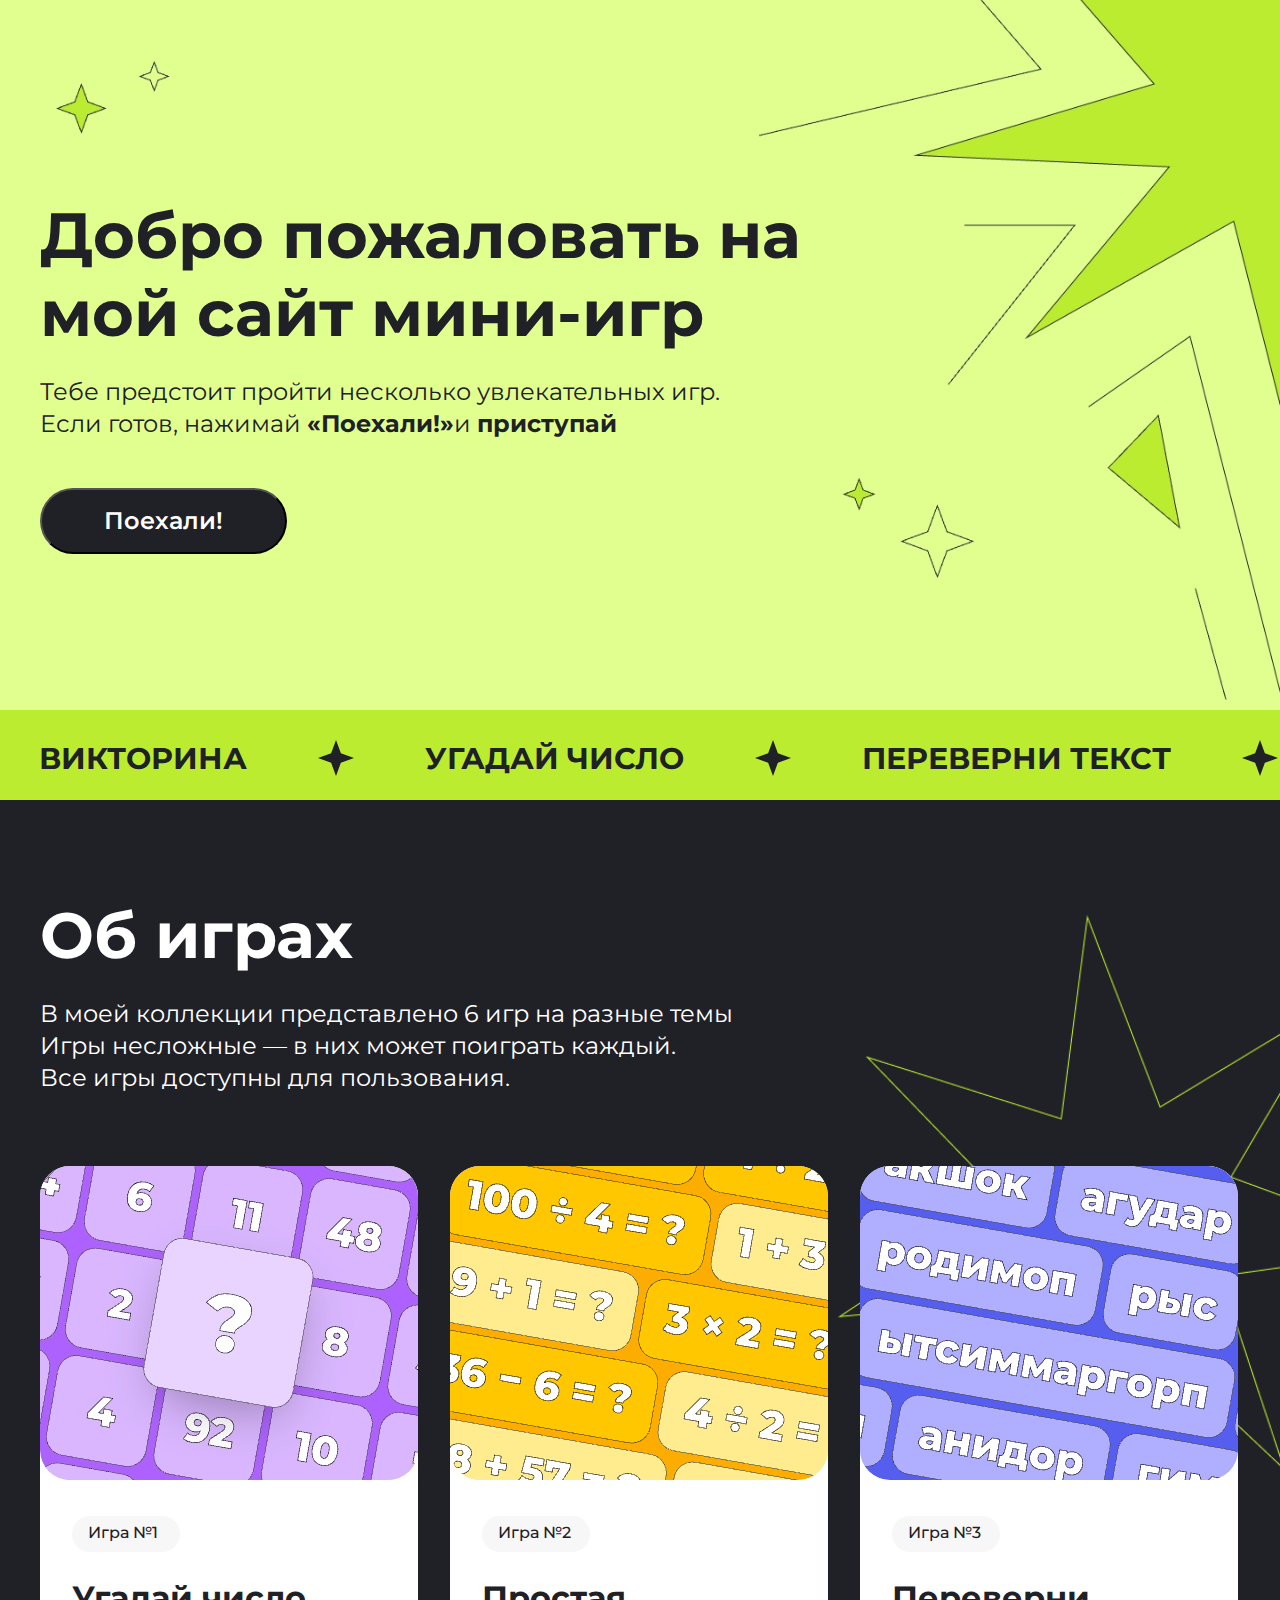
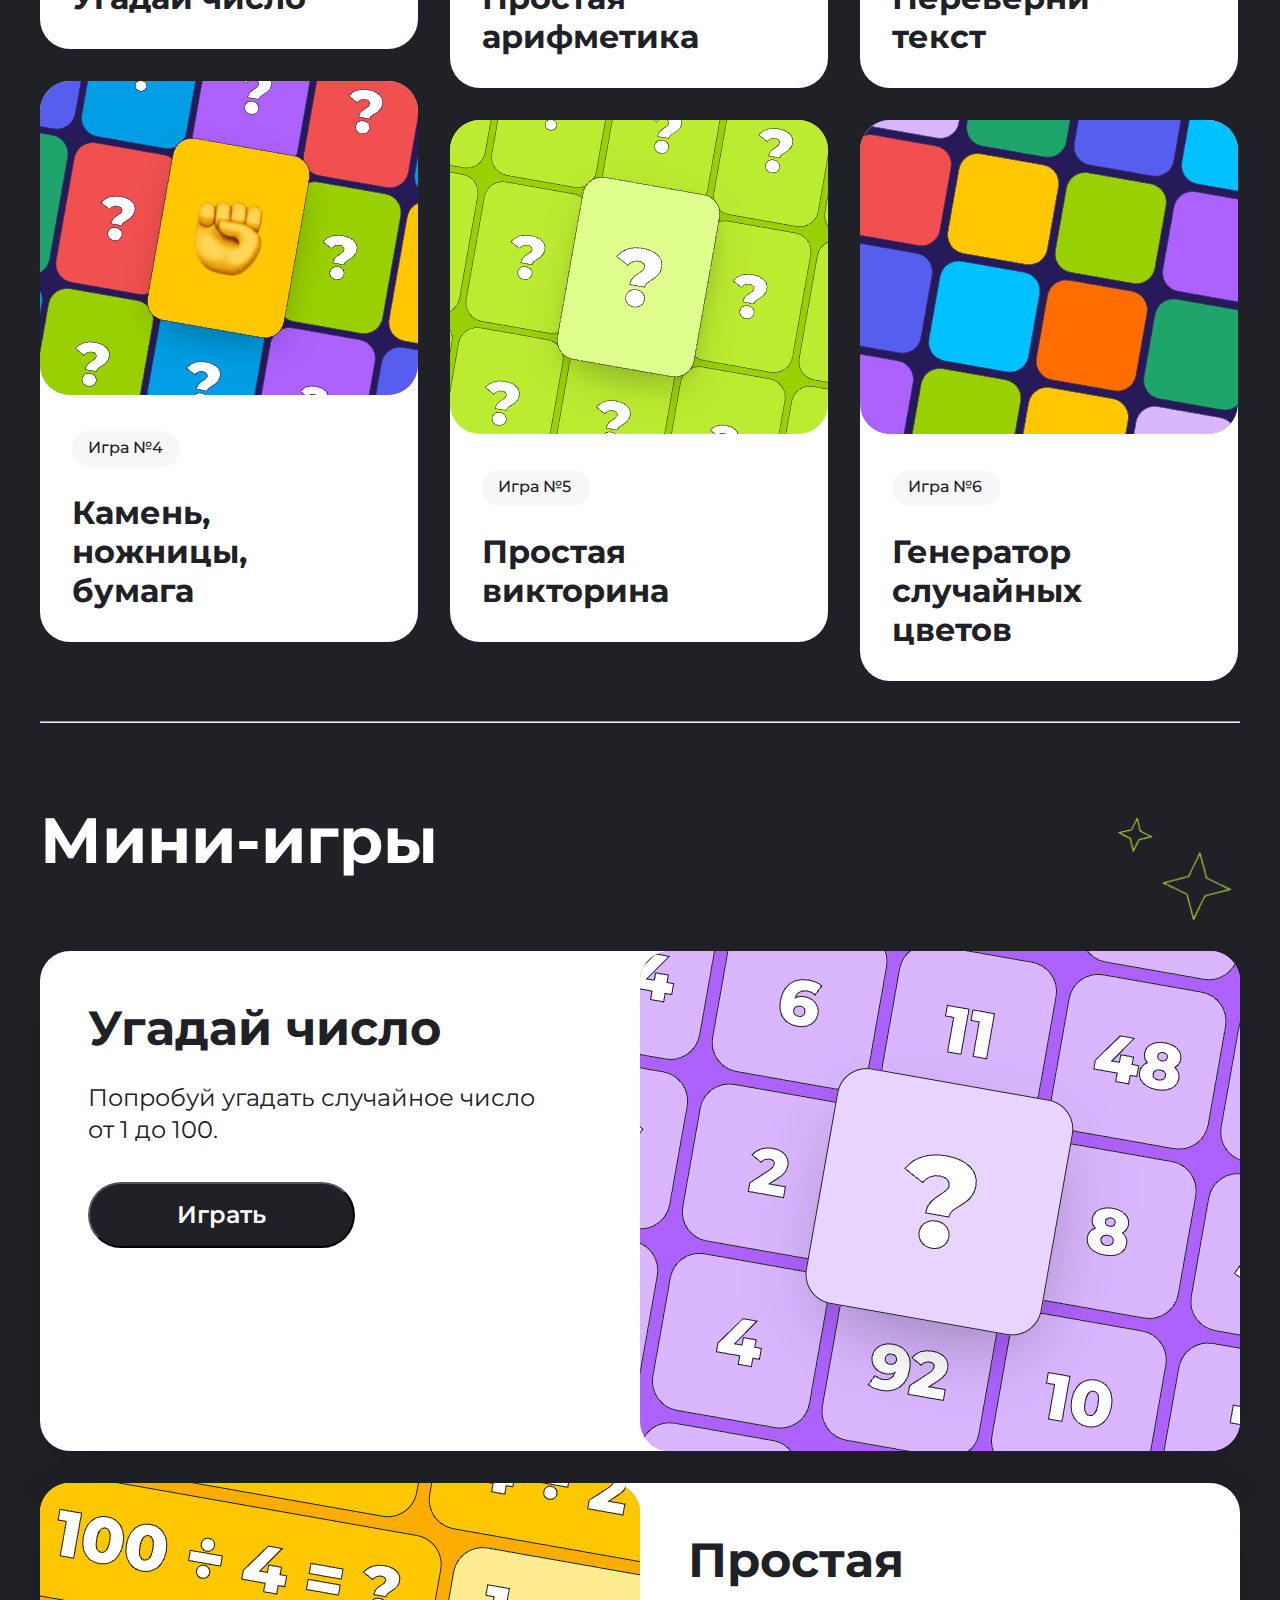
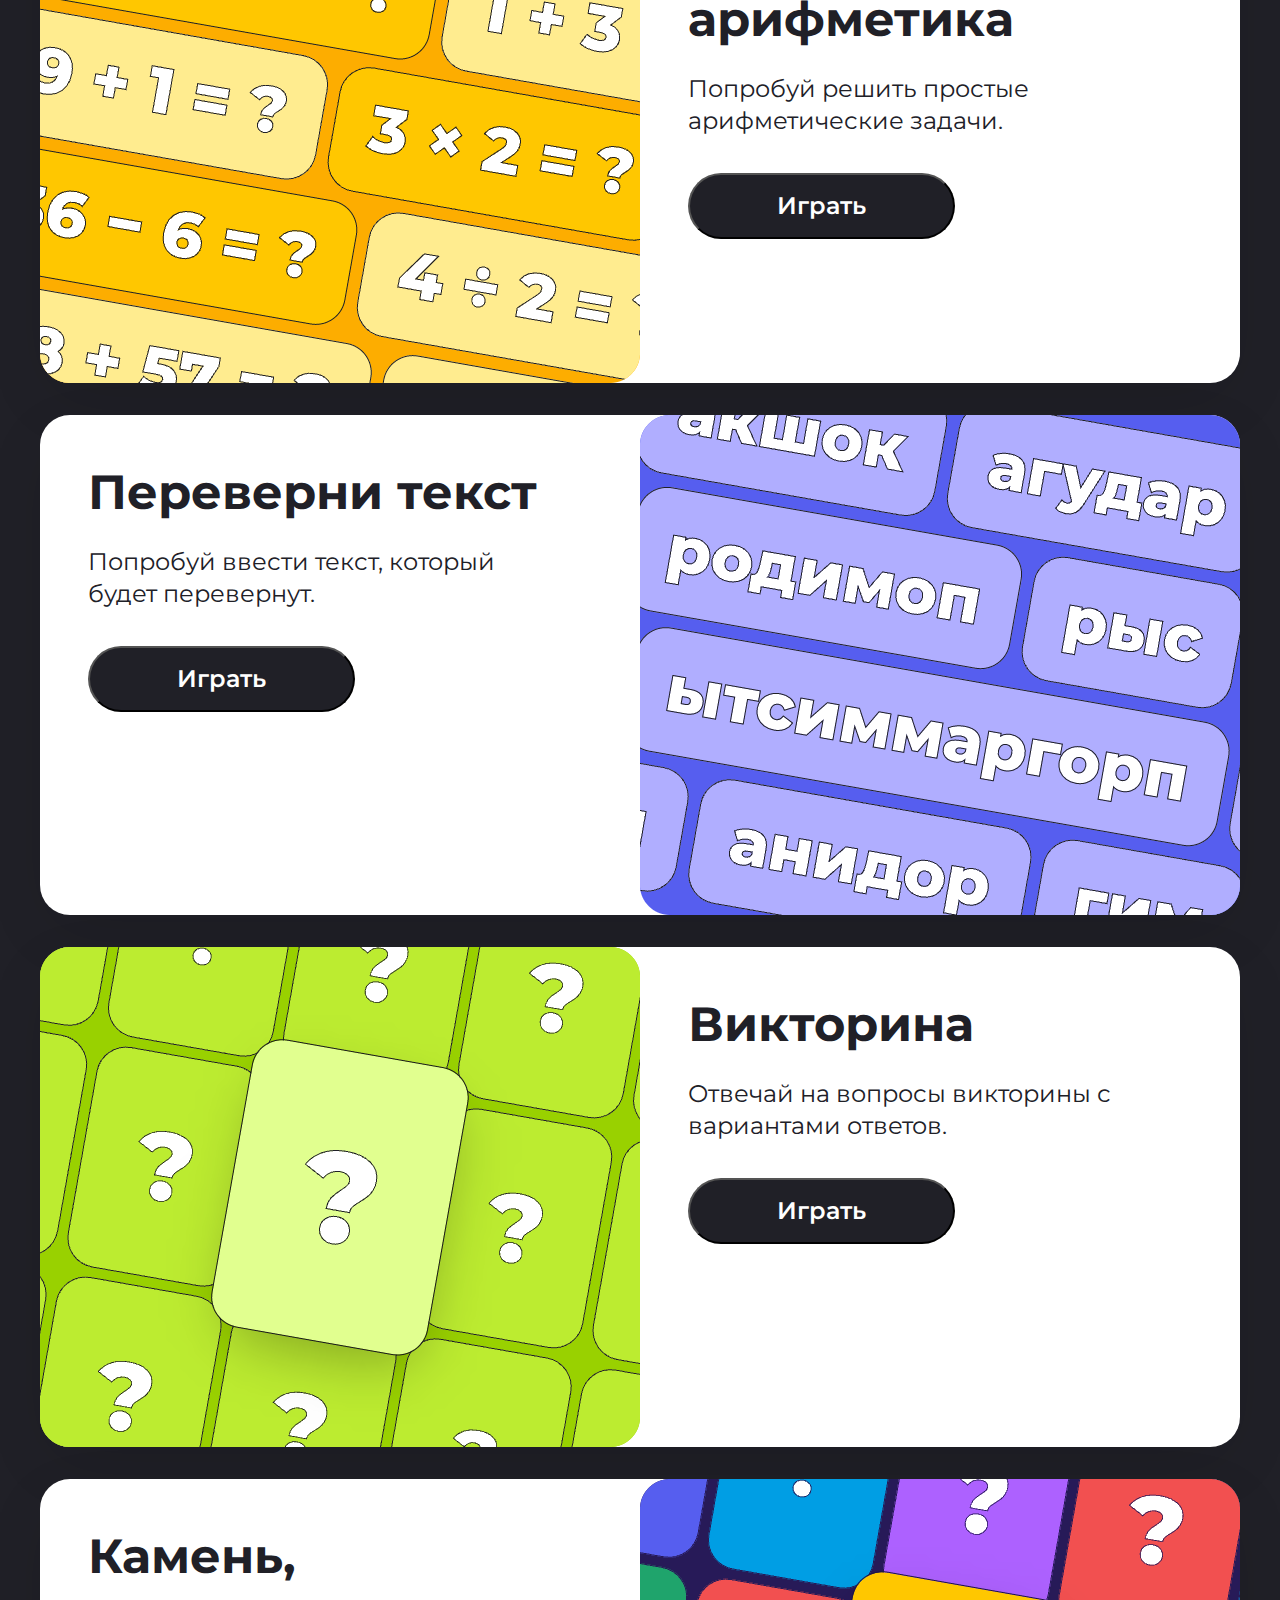
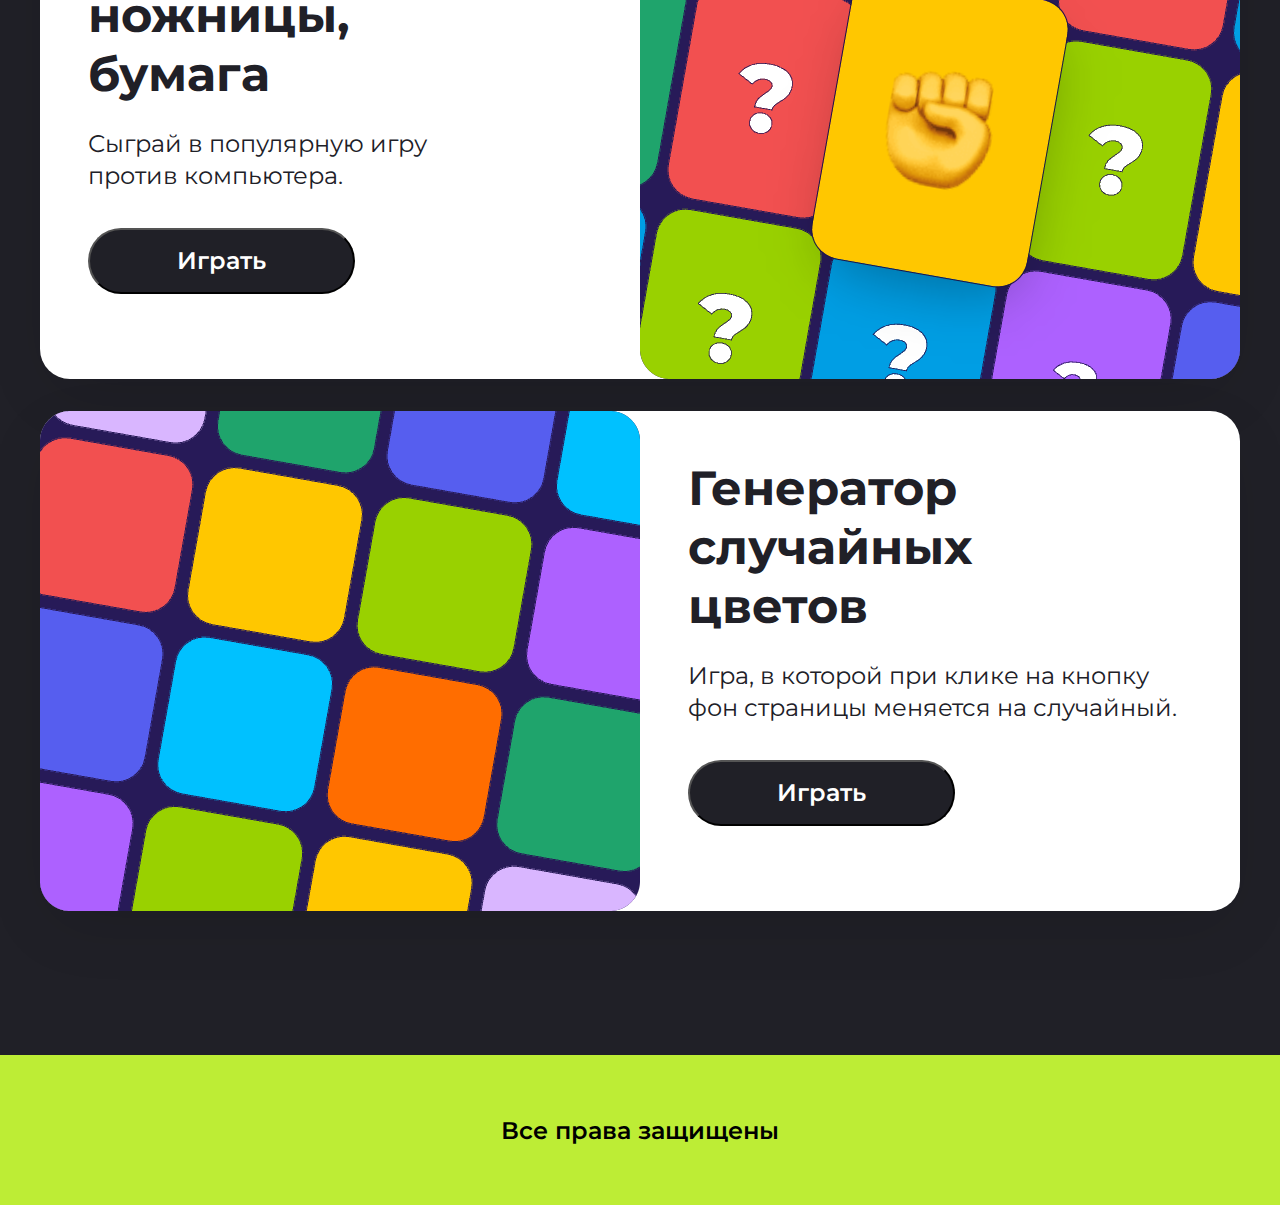
<file: index.html>
<!DOCTYPE html>
<html lang="en">

<head>
    <meta charset="UTF-8">
    <meta name="viewport" content="width=device-width, initial-scale=1.0">
    <link rel="stylesheet" href="CSS/style.css">
    <link rel="preconnect" href="https://fonts.googleapis.com">
    <link rel="preconnect" href="https://fonts.gstatic.com" crossorigin>
    <link href="https://fonts.googleapis.com/css2?family=Montserrat:wght@400;500;600;700&display=swap" rel="stylesheet">
    <title>Game__site</title>
</head>

<body>
    <div class="top center">
        <div class="top__content">
            <h1 class="top__title">Добро пожаловать на мой сайт мини-игр</h1>
            <p class="top__subtitle">Тебе предстоит пройти несколько увлекательных игр. Если готов, нажимай <strong>
                    «Поехали!»</strong>и
                <strong>приступай</strong>
            </p>
        </div>
        <div class="top__btn-mobile top__btn-table ">

            <button onclick="location.href='#for__games-section'" class="top__btn">Поехали!</button>
        </div>
    </div>
    <div class="top__line">
        <div class="top__line-content">
            <a class="top__line-link" href="game-1">ВИКТОРИНА</a>
            <img src="IMG/Star__line.svg" alt="Starline">
            <a class="top__line-link" href="#game-1">УГАДАЙ ЧИСЛО</a>
            <img src="IMG/Star__line.svg" alt="Starline">
            <a class="top__line-link" href="game-1">ПЕРЕВЕРНИ ТЕКСТ</a>
            <img src="IMG/Star__line.svg" alt="Starline">
            <a class="top__line-link" href="game-1">ПРОСТАЯ АРИФМЕТИКА</a>
            <img src="IMG/Star__line.svg" alt="Starline">
            <a class="top__line-link" href="game-1">Камень, ножницы, бумага</a>
            <img src="IMG/Star__line.svg" alt="Starline">
            <a class="top__line-link" href="game-1">Генератор случайных цветов</a>
            <img src="IMG/Star__line.svg" alt="Starline">
        </div>
    </div>
    <main>
        <section id="for__games-section" class="for-games center">
            <h2 class="for-games__title">Об играх</h2>
            <p class="for-games__info">В моей коллекции представлено 6 игр на разные темы<br>Игры несложные — в них
                может поиграть каждый.
                <br>Все игры доступны для пользования.
            </p>
            <div class="for-games__wrapper">
                <div class="for-games__box">
                    <article class="for-games__card">
                        <a href="#game-1">
                            <img class="for-games__card-img" src="IMG/for__games/card__1.jpeg" alt="game__1">
                            <div class="for-games__card-content">
                                <h4 class="for-games__card-content-title">Игра №1</h4>
                                <p class="for-games__card-content-game-name">Угадай число</p>
                            </div>
                        </a>
                    </article>
                    <article class="for-games__card">
                        <a href="#game-4">
                            <img class="for-games__card-img" src="IMG/for__games/card__4.png" alt="game__4">
                            <div class="for-games__card-content">
                                <h4 class="for-games__card-content-title">Игра №4</h4>
                                <p class="for-games__card-content-game-name">Камень, ножницы, бумага</p>
                            </div>
                        </a>
                    </article>
                </div>
                <div class="for-games__box">
                    <article class="for-games__card">
                        <a href="#game-2">
                            <img class="for-games__card-img" src="IMG/for__games/card__2.png" alt="game__2">
                            <div class="for-games__card-content">
                                <h4 class="for-games__card-content-title">Игра №2</h4>
                                <p class="for-games__card-content-game-name">Простая арифметика</p>
                            </div>
                        </a>
                    </article>
                    <article class="for-games__card ">
                        <a href="#game-5">
                            <img class="for-games__card-img" src="IMG/for__games/card__5.png" alt="game__5">
                            <div class="for-games__card-content">
                                <h4 class="for-games__card-content-title">Игра №5</h4>
                                <p class="for-games__card-content-game-name">Простая викторина</p>
                            </div>
                        </a>
                    </article>
                </div>
                <div class="for-games__box">
                    <article class="for-games__card">
                        <a href="game-3">
                            <img class="for-games__card-img" src="IMG/for__games/card__3.png" alt="game__3">
                            <div class="for-games__card-content">
                                <h4 class="for-games__card-content-title">Игра №3</h4>
                                <p class="for-games__card-content-game-name">Переверни текст</p>
                            </div>
                        </a>
                    </article>
                    <article class="for-games__card">
                        <a href="#game-6">
                            <img class="for-games__card-img" src="IMG/for__games/card__6.png" alt="game__6">
                            <div class="for-games__card-content">
                                <h4 class="for-games__card-content-title">Игра №6</h4>
                                <p class="for-games__card-content-game-name">Генератор случайных цветов</p>
                            </div>
                        </a>
                    </article>
                </div>
            </div>
        </section>

        <section class="mini-games center">
            <hr class="separator center">
            
            <h2 class="mini-games-title">Мини-игры</h2>
            <div class="mini-games-box">
                <article class="mini-games__card" id="game-1">
                    <div class="mini-games__card-content">
                        <h3 class="mini-games__card-title">Угадай число</h3>
                        <p class="mini-games__card-info">Попробуй угадать случайное число от 1 до 100.</p>
                        <button onclick="game1()" class="mini-games__card-form-btn">Играть</button>
                    </div>
                    <img class="mini-games__card-img" src="IMG/mini-game/card1.png" alt="#">
                </article>
                <article class="mini-games__card mini-games__card_reverse" id="game-2">
                    <div class="mini-games__card-content">
                        <h3 class="mini-games__card-title">Простая арифметика</h3>
                        <p class="mini-games__card-info">Попробуй решить простые арифметические задачи.</p>
                        <button onclick="gameArifmetix()" class="mini-games__card-form-btn">Играть</button>
                    </div>

                    <img class="mini-games__card-img" src="IMG/mini-game/Card2.png" alt="#">
                </article>
                <article class="mini-games__card" id="game-3">
                    <div class="mini-games__card-content">
                        <h3 class="mini-games__card-title">Переверни текст</h3>
                        <p class="mini-games__card-info">Попробуй ввести текст, который будет перевернут.</p>
                        <button onclick="wordReverse()" class="mini-games__card-form-btn">Играть</button>
                    </div>
                    <img class="mini-games__card-img" src="IMG/mini-game/Card3.png" alt="#">
                </article>
                <article class="mini-games__card mini-games__card_reverse" id="game-5">
                    <div class="mini-games__card-content">
                        <h3 class="mini-games__card-title">Викторина</h3>
                        <p class="mini-games__card-info mini-games__card-info_mod476px">Отвечай на вопросы викторины с
                            вариантами ответов.</p>
                        <button onclick="gameQuiz()" class="mini-games__card-form-btn">Играть</button>
                    </div>
                    <img class="mini-games__card-img" src="IMG/mini-game/Card4.png" alt="#">
                </article>
                <article class="mini-games__card" id="game-4">
                    <div class="mini-games__card-content">
                        <h3 class="mini-games__card-title mini-games__card-title_small">Камень, ножницы,бумага</h3>
                        <p class="mini-games__card-info mini-games__card-info_mod382px">Сыграй в популярную игру против
                            компьютера.</p>
                        <button onclick="gameStonePapperCut()" class="mini-games__card-form-btn">Играть</button>
                    </div>
                    <img class="mini-games__card-img" src="IMG/mini-game/Card5.png" alt="#">
                </article>
                <article class="mini-games__card mini-games__card_reverse" id="game-6">
                    <div class="mini-games__card-content">
                        <h3 class="mini-games__card-title mini-games__card-title_small-color-game">Генератор случайных
                            цветов</h3>
                        <p class="mini-games__card-info mini-games__card-info_mod496px">Игра, в которой при клике на
                            кнопку фон страницы меняется на
                            случайный.</p>
                        <button id="color-change__btn" class="mini-games__card-form-btn">Играть</button>
                    </div>
                    <img class="mini-games__card-img" src="IMG/mini-game/Card6.png" alt="#">
                </article>
            </div>
        </section>
    </main>
    <footer class="footer center">
        <aside class="footer__content">Все права защищены</aside>
    </footer>
    <script src="JS/myscripts.js"></script>
</body>

</html>
</file>
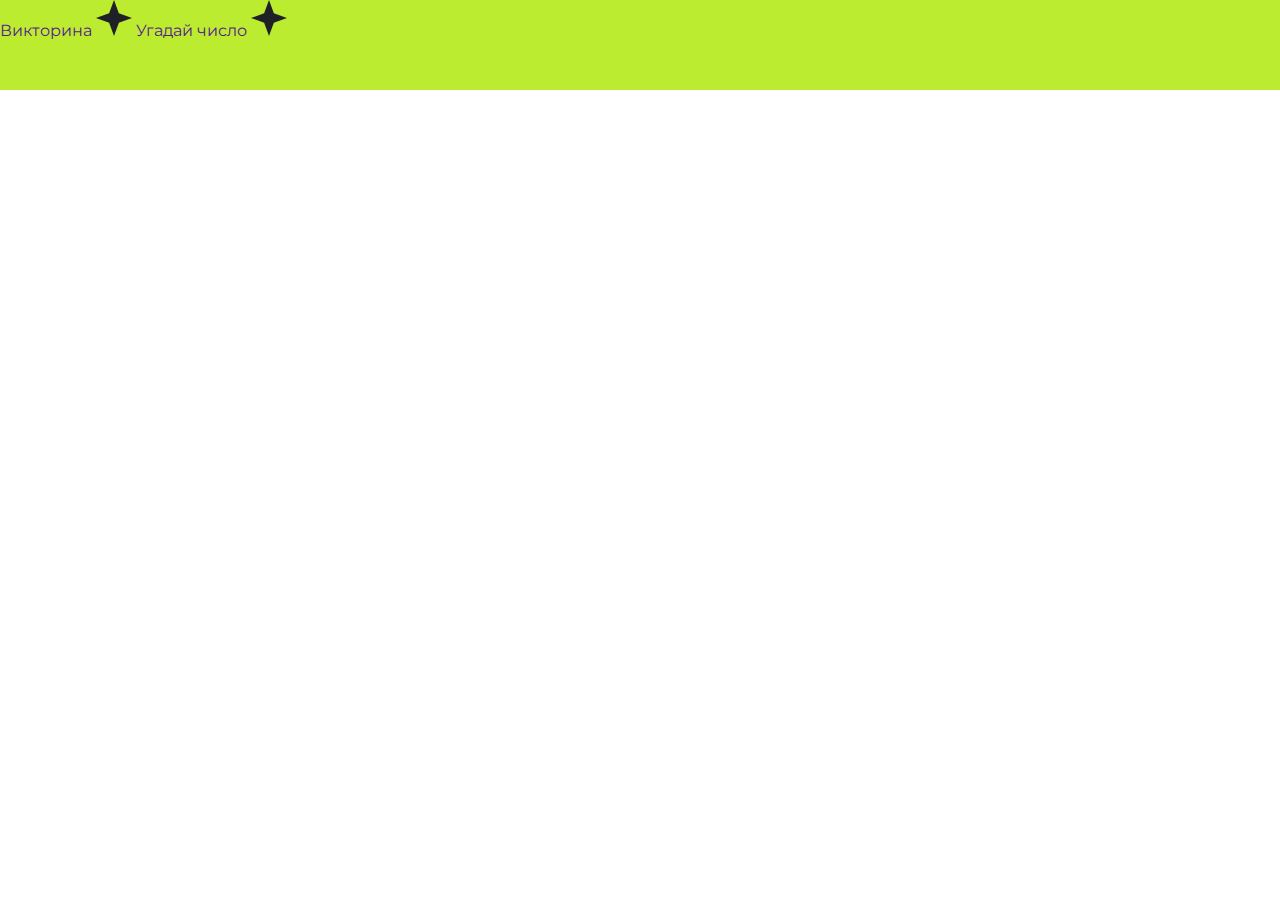
<file: LIB/line.html>
<!DOCTYPE html>
<html lang="en">
<head>
    <meta charset="UTF-8">
    <meta name="viewport" content="width=device-width, initial-scale=1.0">
    <link rel="stylesheet" href="../CSS/style.css">
    <link rel="preconnect" href="https://fonts.googleapis.com">
    <link rel="preconnect" href="https://fonts.gstatic.com" crossorigin>
    <link href="https://fonts.googleapis.com/css2?family=Montserrat:wght@400;500;600&display=swap" rel="stylesheet">
    <title>Document</title>
</head>
<body>
    <div class="top__line">
        <div class="line__content">
        <a href="">Викторина</a>
        <img src="../IMG/Star__line.svg" alt="">
        <a href="">Угадай число</a>
        <img src="../IMG/Star__line.svg" alt="">
        </div>

    </div>
</body>
</html>
</file>
<file: CSS/style.css>
html {
  scroll-behavior: smooth;
}

a {
  text-decoration: none;
}

* {
  margin: 0;
  padding: 0;
  box-sizing: border-box;
  font-family: "montserrat", sans-serif;
}

.center {
  padding-left: calc(50% - 600px);
  padding-right: calc(50% - 600px);
}

.top {
  background-image: url(../IMG/top__img.jpeg);
  background-repeat: no-repeat;
  background-position: right;
  background-size: cover;
  height: 710px;
}
.top__content {
  display: flex;
  flex-direction: column;
  row-gap: 24px;
  justify-content: start;
  align-items: start;
}
.top__title {
  color: rgb(32, 32, 39);
  font-size: 64px;
  font-weight: 700;
  line-height: 78px;
  letter-spacing: 0px;
  text-align: left;
  max-width: 768px;
  padding-top: 196px;
}
.top__subtitle {
  width: 700px;
  color: rgb(32, 32, 39);
  font-size: 24px;
  font-weight: 400;
  line-height: 32px;
  letter-spacing: 0px;
  text-align: left;
  max-width: 720px;
  padding-bottom: 48px;
}
.top__btn {
  width: 247px;
  height: 66px;
  border-radius: 60px;
  background: rgb(32, 32, 39);
  color: rgb(255, 255, 255);
  font-size: 24px;
  font-weight: 600;
  line-height: 141.69%;
  letter-spacing: 0%;
  text-align: center;
  transition: 2s;
}
.top__btn:hover {
  color: rgb(0, 0, 0);
  border: 1px solid rgb(0, 0, 0);
  background: rgb(255, 255, 255);
  cursor: pointer;
}

.top__line {
  background-color: rgb(188, 236, 48);
  width: 100%;
  height: 90px;
  overflow-x: hidden;
  position: relative;
}
.top__line-content {
  width: -moz-fit-content;
  width: fit-content;
  display: flex;
  animation: move 10s linear infinite;
  align-items: center;
  gap: 51px;
  overflow: hidden;
  padding-top: 30px;
  padding-left: 19px;
}
.top__line-content:hover.top__content__link {
  opacity: 0.7;
}
.top__line-link {
  box-sizing: border-box;
  color: rgb(32, 32, 39);
  font-size: 30px;
  font-weight: 700;
  line-height: 110%;
  letter-spacing: 4%;
  text-align: left;
  text-transform: uppercase;
  white-space: nowrap;
  opacity: 1;
  transition: 0.5s;
  padding: 0 20px;
  flex-wrap: wrap;
  border: none;
}

@keyframes move {
  0% {
    transform: translateX(0);
  }
  20% {
    transform: translateX(-100%);
  }
  80% {
    transform: translateX(-100%);
  }
  100% {
    transform: translateX(0);
  }
}
@keyframes move {
  from {
    transform: translateX(0);
  }
  to {
    transform: translateX(-100%);
  }
}
.separator {
  background: rgb(32, 32, 39);
}

.footer {
  background: rgb(189, 237, 53);
  background-size: contain;
}
.footer__content {
  color: rgb(0, 0, 0);
  font-size: 24px;
  font-weight: 600;
  line-height: 29px;
  letter-spacing: 0px;
  text-align: center;
  padding-top: 61px;
  padding-bottom: 60px;
}

.for-games {
  box-sizing: border-box;
  background: url(../IMG/for__games/for__gamesBG.png);
  background-repeat: no-repeat;
  background-color: rgb(32, 32, 39);
  background-position: center;
  background-size: cover;
  padding-bottom: 40px;
}

.for-games__title {
  color: rgb(255, 255, 255);
  font-size: 64px;
  font-weight: 700;
  line-height: 78px;
  letter-spacing: 0px;
  text-align: left;
  padding-top: 96px;
  padding-bottom: 24px;
}

.for-games__info {
  color: rgb(255, 255, 255);
  font-size: 24px;
  font-weight: 400;
  line-height: 32px;
  letter-spacing: 0px;
  text-align: left;
  padding-bottom: 72px;
  width: 788px;
}

.for-games__box {
  display: flex;
  flex-direction: column;
  flex-wrap: wrap;
  gap: 32px;
}

.for-games__wrapper {
  display: flex;
  gap: 32px;
}

.for-games__card {
  background-color: rgb(255, 255, 255);
  width: 378px;
  border-radius: 30px;
  z-index: 2;
}

.for-games__card-img {
  border-radius: 30px;
}

.for-games__card-content {
  display: flex;
  flex-direction: column;
  row-gap: 26px;
  padding: 32px 36px 32px 32px;
}

.for-games__card-content-title {
  color: rgb(32, 32, 39);
  font-size: 16px;
  font-weight: 500;
  line-height: 110%;
  letter-spacing: 0px;
  text-align: left;
  border-radius: 52.58px;
  background: rgb(247, 247, 247);
  width: 108px;
  height: 36px;
  padding-left: 16px;
  padding-right: 16px;
  padding-top: 8px;
  padding-bottom: 10px;
}

.for-games__card-content-game-name {
  width: 300px;
  color: rgb(32, 32, 39);
  font-size: 32px;
  font-weight: 700;
  line-height: 39px;
  letter-spacing: 0px;
  text-align: left;
}

.for-games__card:hover {
  transform: scale(103%);
  transition-delay: 0.2s;
  transition: 0, 3s;
}

.mini-games {
  background: url(../IMG/mini-gamesBG.png);
  background-size: cover;
  display: flex;
  flex-direction: column;
  row-gap: 32px;
  background-repeat: no-repeat;
}

.mini-games__box {
  display: flex;
  flex-direction: column;
  row-gap: 32px;
  padding-bottom: 144px;
}

.mini-games__title {
  color: rgb(255, 255, 255);
  font-size: 64px;
  font-weight: 700;
  line-height: 78px;
  letter-spacing: 0px;
  text-align: left;
  padding-bottom: 72px;
  padding-top: 14px;
}

.mini-games__card {
  width: 1200px;
  display: flex;
  justify-content: space-between;
  border-radius: 30px;
  box-shadow: 0px 20px 67px -12px rgba(0, 0, 0, 0.13);
  background: rgb(255, 255, 255);
}

.mini-games__card_reverse {
  flex-direction: row-reverse;
  justify-content: flex-end;
}

.card__title {
  color: rgb(32, 32, 39);
  font-size: 48px;
  font-weight: 700;
  line-height: 59px;
  letter-spacing: 0px;
  text-align: left;
}

.card__info {
  color: rgb(32, 32, 39);
  font-size: 24px;
  font-weight: 400;
  line-height: 32px;
  letter-spacing: 0px;
  text-align: left;
}

.card__content {
  display: flex;
  flex-direction: column;
  row-gap: 24px;
  padding: 48px;
  text-align: left;
}

.card__form {
  padding-top: 12px;
}

.card__form__btn {
  width: 247px;
  height: 66px;
  border-radius: 60px;
  background: rgb(32, 32, 39);
  color: rgb(255, 255, 255);
  font-size: 24px;
  font-weight: 600;
  line-height: 141.69%;
  letter-spacing: 0%;
  text-align: center;
}

.card__form__btn:hover {
  color: rgb(0, 0, 0);
  border: 1px solid rgb(0, 0, 0);
  background: rgb(255, 255, 255);
  cursor: pointer;
} 
.mini-games {
  background: url(../IMG/mini-gamesBG.png);
  background-size: cover;
  background-position: right;
  display: flex;
  flex-direction: column;
  row-gap: 32px;
  background-repeat: no-repeat;
}
.mini-games-box {
  display: flex;
  flex-direction: column;
  row-gap: 32px;
  padding-bottom: 144px;
  transition: background-color 0.5s ease;
}
.mini-games-title {
  color: rgb(255, 255, 255);
  font-size: 64px;
  font-weight: 700;
  line-height: 78px;
  letter-spacing: 0px;
  text-align: left;
  padding-bottom: 40px;
  padding-top: 46px;
}
.mini-games__card {
  width: 1200px;
  display: flex;
  justify-content: space-between;
  border-radius: 30px;
  box-shadow: 0px 20px 67px -12px rgba(0, 0, 0, 0.13);
  background: rgb(255, 255, 255);
}
.mini-games__card_reverse {
  flex-direction: row-reverse;
  justify-content: flex-end;
}
.mini-games__card-title {
  max-width: 601px;
  overflow-wrap: normal;
  color: rgb(32, 32, 39);
  font-size: 48px;
  font-weight: 700;
  line-height: 59px;
  letter-spacing: 0px;
  text-align: left;
}
.mini-games__card-title_small {
  width: 280px;
  word-wrap: break-word;
}
.mini-games__card-title_small-color-game {
  width: 280px;
  word-wrap: break-word;
  display: -webkit-box;
  -webkit-line-clamp: 2;
}
.mini-games__card-info {
  max-width: 457px;
  color: rgb(32, 32, 39);
  font-size: 24px;
  font-weight: 400;
  line-height: 32px;
  letter-spacing: 0px;
  text-align: left;
  padding-bottom: 12px;
}
.mini-games__card-content {
  display: flex;
  flex-direction: column;
  row-gap: 24px;
  padding: 48px;
  text-align: left;
}
.mini-games__card-form-btn {
  max-width: 267px;
  height: 66px;
  border-radius: 60px;
  background: rgb(32, 32, 39);
  color: rgb(255, 255, 255);
  font-size: 24px;
  font-weight: 600;
  line-height: 141.69%;
  letter-spacing: 0%;
  text-align: center;
  transition: 2s;
}
.mini-games__card-form-btn:hover {
  color: rgb(0, 0, 0);
  border: 1px solid rgb(0, 0, 0);
  background: rgb(255, 255, 255);
  cursor: pointer;
}

.mini-games__card-info_mod496px {
  max-width: 496px;
}

.mini-games__card-info_mod476px {
  max-width: 476px;
}

.mini-games__card-info_mod382px {
  max-width: 382px;
}

.mini-games-form-btn_12px {
  padding-top: 12px;
}

@media (max-width: 883px) {
  .center {
    padding-left: 16px;
    padding-right: 16px;
  }
  .top {
    background: url(../IMG/mobile/Star\ 4.svg) top 580px left 304px/39px 41px no-repeat, url(../IMG/mobile/Star\ 5.svg) top 557px left 273px/18px no-repeat, url(../IMG/mobile/Star\ 2.svg) top 97px left 38px/35px no-repeat, url(../IMG/mobile/Star\ 3.svg) top 64px left 92px/21px no-repeat, url(../IMG/mobile/big\ star.svg) top -100px right -110px/223px 238px no-repeat, url(../IMG/mobile/mob__test.png) right/100% no-repeat;
    height: 700px;
  }
  .top__content {
    text-align: center;
    display: flex;
    flex-direction: column;
    justify-content: center;
    align-items: center;
    gap: 24;
    padding-bottom: 32px;
  }
  .top__title {
    font-size: 40px;
    font-weight: 700;
    line-height: 49px;
    letter-spacing: 0px;
    text-align: center;
    padding-top: 147px;
  }
  .top__subtitle {
    max-width: 100%;
    font-size: 16px;
    font-weight: 400;
    line-height: 20px;
    letter-spacing: 0px;
    text-align: center;
  }
  .top__btn {
    width: 285px;
    height: 55px;
    font-size: 16px;
    font-weight: 600;
    line-height: 141.69%;
    letter-spacing: 0%;
  }
  .for-games {
    display: none;
  }
  .mini-games {
    background-color: rgb(32, 32, 39);
    max-width: 767px;
  }
  .mini-games-box {
    align-items: center;
    row-gap: 24px;
    padding-bottom: 48px;
  }
  .mini-games-title {
    font-size: 40px;
    line-height: 49px;
    align-items: start;
    padding-top: 48px;
    padding-bottom: 48px;
  }
  .mini-games__card {
    width: 100%;
    display: flex;
    flex-direction: column-reverse;
    justify-content: flex-start;
    align-items: flex-start;
  }
  .mini-games__card-img {
    width: 100%;
  }
  .mini-games__card-title {
    font-size: 32px;
    line-height: 39px;
    font-weight: 700;
  }
  .mini-games__card-info {
    font-size: 16px;
    font-weight: 400;
    line-height: 20px;
  }
  .mini-games__card-content {
    row-gap: 16px;
    padding: 16px 28px 16px 28px;
  }
  .mini-games__card-form-btn {
    width: 100%;
    height: 55px;
    font-size: 16px;
    font-weight: 600;
    line-height: 141.69%;
    letter-spacing: 0%;
    text-align: center;
  }
  .mini-games__card-form-btn:hover {
    background: rgb(0, 0, 0);
    color: rgb(255, 255, 255);
  }
  .top__btn:hover {
    background: rgb(0, 0, 0);
    color: rgb(255, 255, 255);
  }
  .footer__content {
    padding-top: 40px;
    padding-bottom: 40px;
    font-size: 16px;
    font-weight: 600;
    line-height: 20px;
  }
  .separator {
    display: none;
  }
  .top__btn-mobile {
    display: flex;
    justify-content: center;
  }
}
@media (min-width: 768px) and (max-width: 1199px) {
  .center {
    padding-left: 32px;
    padding-right: 32px;
  }
  .top {
    background: url(../IMG/mobile/Star\ 4.svg) top 650px left 400px/45px 48px no-repeat, url(../IMG/mobile/Star\ 5.svg) top 600px left 350px/22px no-repeat, url(../IMG/mobile/Star\ 2.svg) top 120px left 80px/45px no-repeat, url(../IMG/mobile/Star\ 3.svg) top 85px left 130px/25px no-repeat, url(../IMG/mobile/big\ star.svg) top -150px right -150px/275px 290px no-repeat, url(../IMG/mobile/mob__test.png) right/100% no-repeat;
    height: 700px;
  }
  .top__content {
    text-align: center;
    display: flex;
    flex-direction: column;
    justify-content: center;
    align-items: center;
    gap: 32px;
    padding-bottom: 48px;
  }
  .top__title {
    font-size: 50px;
    font-weight: 700;
    line-height: 60px;
    letter-spacing: 0px;
    text-align: center;
    padding-top: 180px;
  }
  .top__subtitle {
    max-width: 100%;
    font-size: 20px;
    font-weight: 400;
    line-height: 25px;
    letter-spacing: 0px;
    text-align: center;
  }
  .top__btn {
    width: 350px;
    height: 65px;
    font-size: 20px;
    font-weight: 600;
    line-height: 141.69%;
    letter-spacing: 0%;
  }
  .for-games {
    display: none;
  }
  .mini-games {
    background-color: rgb(32, 32, 39);
    max-width: 1200px;
  }
  .mini-games-box {
    align-items: center;
    row-gap: 32px;
    padding-bottom: 64px;
  }
  .mini-games-title {
    font-size: 50px;
    line-height: 60px;
    padding-top: 64px;
    padding-bottom: 64px;
  }
  .mini-games__card {
    width: 100%;
    display: flex;
    flex-direction: column-reverse;
    justify-content: flex-start;
    align-items: flex-start;
  }
  .mini-games__card-img {
    width: 100%;
  }
  .mini-games__card-title {
    font-size: 40px;
    line-height: 48px;
    font-weight: 700;
  }
  .mini-games__card-info {
    font-size: 20px;
    font-weight: 400;
    line-height: 25px;
  }
  .mini-games__card-content {
    row-gap: 24px;
    padding: 24px 48px;
  }
  .mini-games__card-form-btn {
    width: 100%;
    height: 65px;
    font-size: 20px;
    font-weight: 600;
    line-height: 141.69%;
    letter-spacing: 0%;
    text-align: center;
  }
  .top__btn-table {
    text-align: center;
    overflow: hidden;
  }
}/*# sourceMappingURL=style.css.map */
</file>
